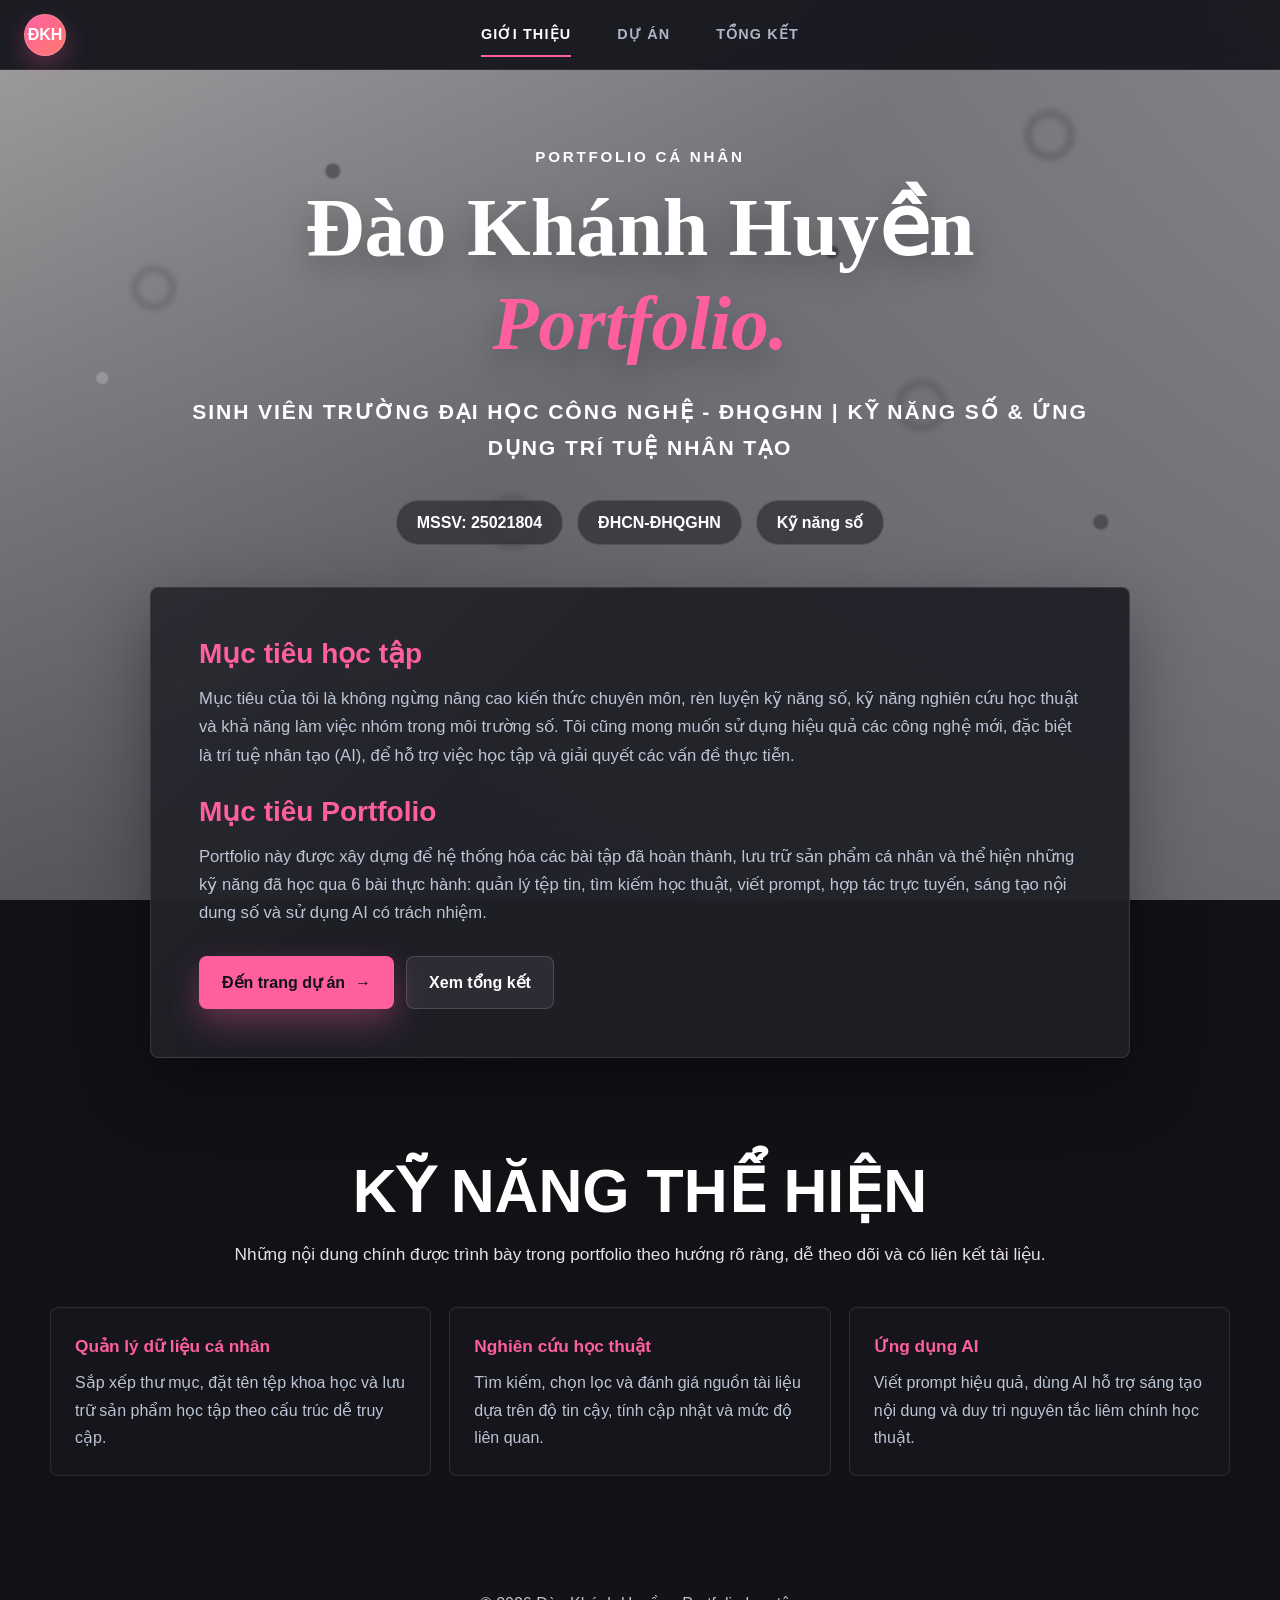
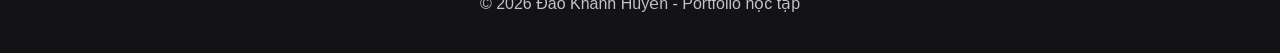
<file: index.html>
<!DOCTYPE html>
<html lang="vi">
  <head>
    <meta charset="UTF-8" />
    <meta name="viewport" content="width=device-width, initial-scale=1.0" />
    <title>Đào Khánh Huyền | Portfolio</title>
    <link rel="stylesheet" href="assets/styles.css" />
  </head>
  <body>
    <nav class="site-nav" aria-label="Điều hướng chính">
      <a class="brand" href="index.html" aria-label="Trang giới thiệu">ĐKH</a>
      <button class="nav-toggle" type="button" aria-label="Mở menu" aria-expanded="false">☰</button>
      <div class="nav-links">
        <a class="active" href="index.html">Giới thiệu</a>
        <a href="projects.html">Dự án</a>
        <a href="summary.html">Tổng kết</a>
      </div>
    </nav>

    <header class="hero page-shell">
      <p class="eyebrow">Portfolio cá nhân</p>
      <h1>Đào Khánh Huyền <span class="script">Portfolio.</span></h1>
      <p class="subtitle">Sinh viên Trường Đại học Công nghệ - ĐHQGHN | Kỹ năng số & ứng dụng trí tuệ nhân tạo</p>
      <div class="badges">
        <span class="badge">MSSV: 25021804</span>
        <span class="badge">ĐHCN-ĐHQGHN</span>
        <span class="badge">Kỹ năng số</span>
      </div>

      <div class="hero-card">
        <h2>Mục tiêu học tập</h2>
        <p>
          Mục tiêu của tôi là không ngừng nâng cao kiến thức chuyên môn, rèn luyện kỹ năng số, kỹ năng nghiên cứu học thuật
          và khả năng làm việc nhóm trong môi trường số. Tôi cũng mong muốn sử dụng hiệu quả các công nghệ mới, đặc biệt là
          trí tuệ nhân tạo (AI), để hỗ trợ việc học tập và giải quyết các vấn đề thực tiễn.
        </p>

        <h2>Mục tiêu Portfolio</h2>
        <p>
          Portfolio này được xây dựng để hệ thống hóa các bài tập đã hoàn thành, lưu trữ sản phẩm cá nhân và thể hiện những
          kỹ năng đã học qua 6 bài thực hành: quản lý tệp tin, tìm kiếm học thuật, viết prompt, hợp tác trực tuyến, sáng tạo
          nội dung số và sử dụng AI có trách nhiệm.
        </p>

        <div class="cta-row">
          <a class="button" href="projects.html">Đến trang dự án <span aria-hidden="true">→</span></a>
          <a class="button secondary" href="summary.html">Xem tổng kết</a>
        </div>
      </div>
    </header>

    <main>
      <section class="section page-shell">
        <div class="section-header">
          <h2>Kỹ năng thể hiện</h2>
          <p>Những nội dung chính được trình bày trong portfolio theo hướng rõ ràng, dễ theo dõi và có liên kết tài liệu.</p>
        </div>
        <div class="skill-grid">
          <article class="skill-tile">
            <strong>Quản lý dữ liệu cá nhân</strong>
            <p>Sắp xếp thư mục, đặt tên tệp khoa học và lưu trữ sản phẩm học tập theo cấu trúc dễ truy cập.</p>
          </article>
          <article class="skill-tile">
            <strong>Nghiên cứu học thuật</strong>
            <p>Tìm kiếm, chọn lọc và đánh giá nguồn tài liệu dựa trên độ tin cậy, tính cập nhật và mức độ liên quan.</p>
          </article>
          <article class="skill-tile">
            <strong>Ứng dụng AI</strong>
            <p>Viết prompt hiệu quả, dùng AI hỗ trợ sáng tạo nội dung và duy trì nguyên tắc liêm chính học thuật.</p>
          </article>
        </div>
      </section>
    </main>

    <p class="footer-note">© 2026 Đào Khánh Huyền - Portfolio học tập</p>
    <script src="assets/script.js"></script>
  </body>
</html>
</file>
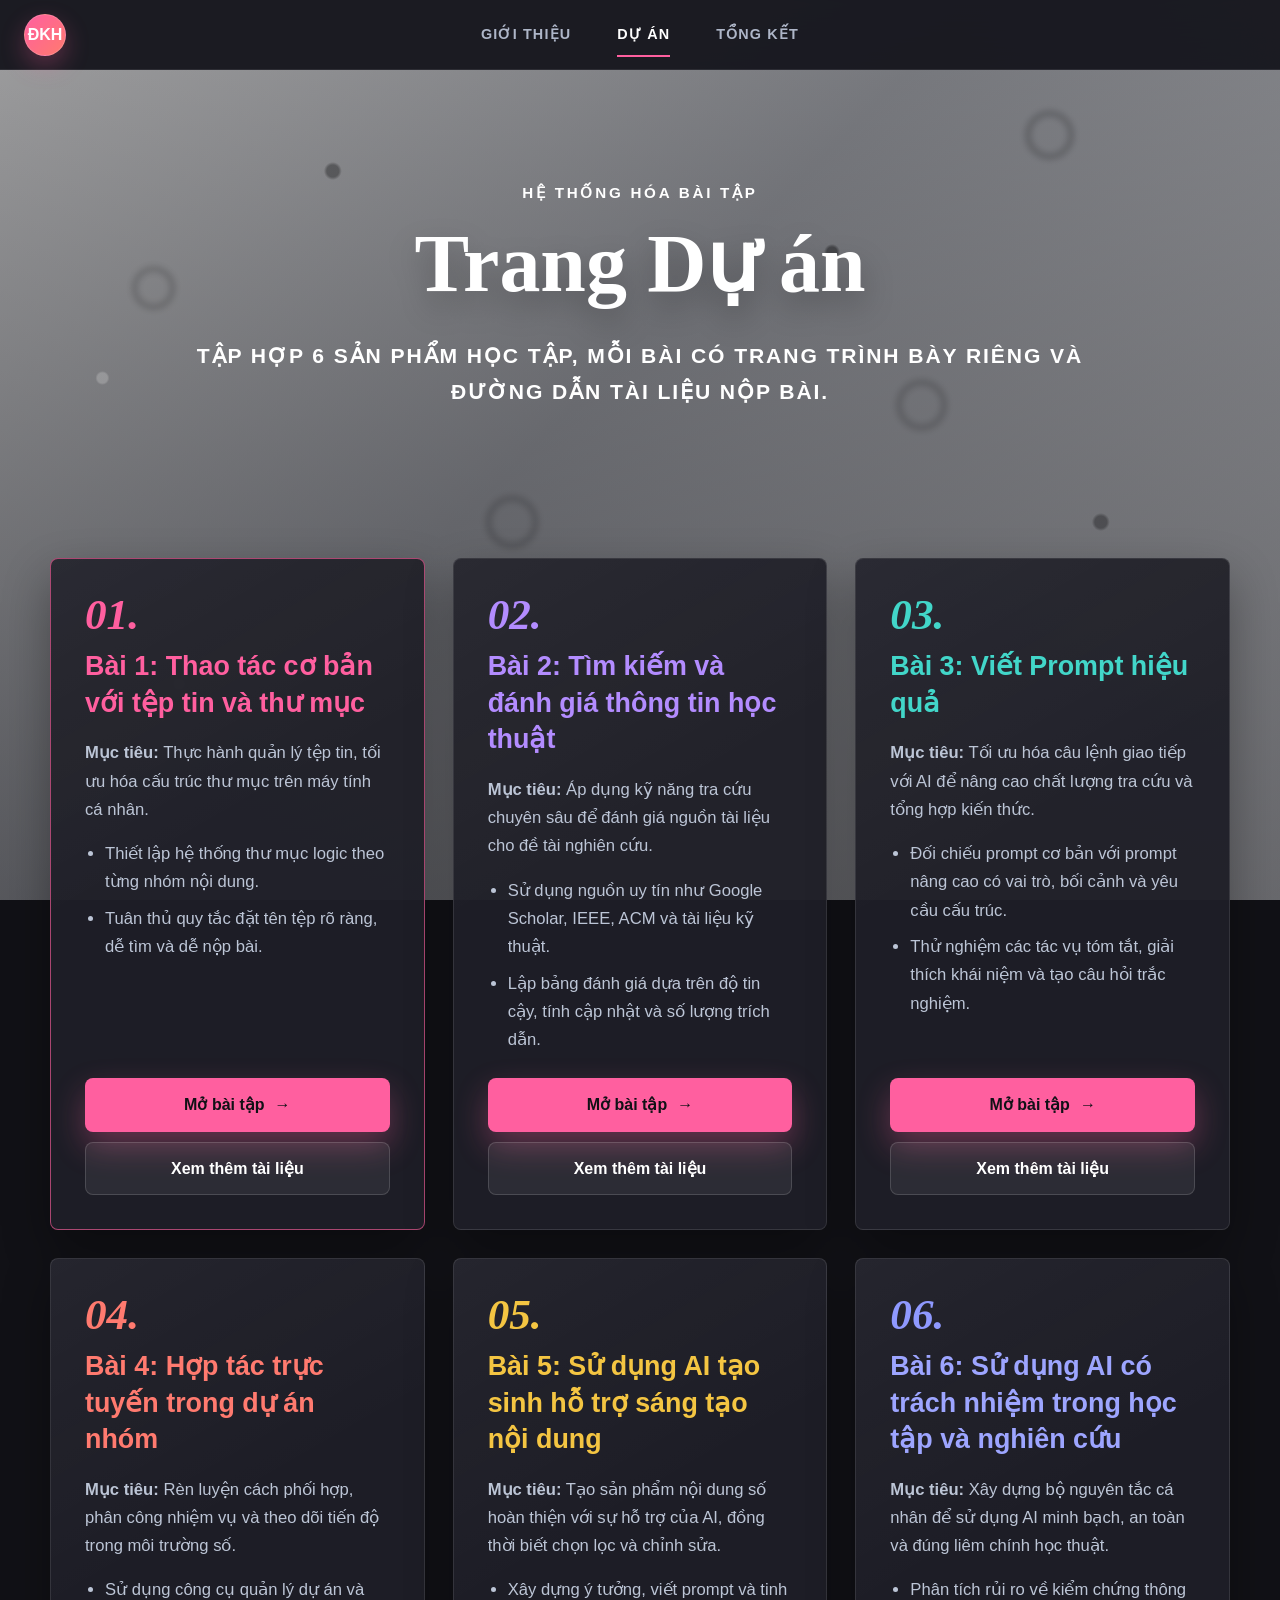
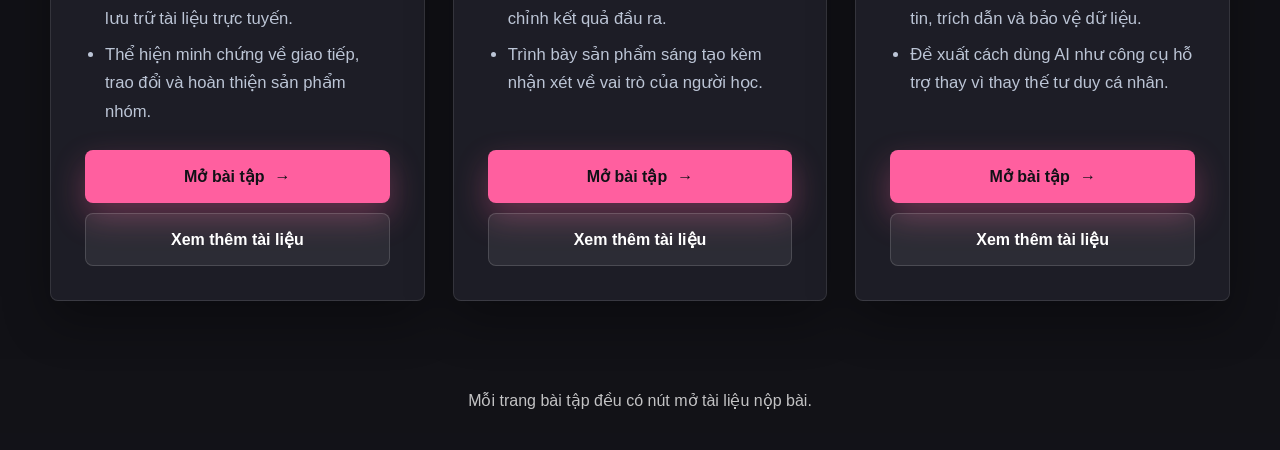
<file: projects.html>
<!DOCTYPE html>
<html lang="vi">
  <head>
    <meta charset="UTF-8" />
    <meta name="viewport" content="width=device-width, initial-scale=1.0" />
    <title>Dự án | Đào Khánh Huyền</title>
    <link rel="stylesheet" href="assets/styles.css" />
  </head>
  <body>
    <nav class="site-nav" aria-label="Điều hướng chính">
      <a class="brand" href="index.html" aria-label="Trang giới thiệu">ĐKH</a>
      <button class="nav-toggle" type="button" aria-label="Mở menu" aria-expanded="false">☰</button>
      <div class="nav-links">
        <a href="index.html">Giới thiệu</a>
        <a class="active" href="projects.html">Dự án</a>
        <a href="summary.html">Tổng kết</a>
      </div>
    </nav>

    <header class="hero compact page-shell">
      <p class="eyebrow">Hệ thống hóa bài tập</p>
      <h1 class="page-title">Trang Dự án</h1>
      <p class="subtitle">Tập hợp 6 sản phẩm học tập, mỗi bài có trang trình bày riêng và đường dẫn tài liệu nộp bài.</p>
    </header>

    <main class="section page-shell">
      <div class="project-grid">
        <article class="project-card">
          <div>
            <span class="number">01.</span>
            <h2>Bài 1: Thao tác cơ bản với tệp tin và thư mục</h2>
            <p><strong>Mục tiêu:</strong> Thực hành quản lý tệp tin, tối ưu hóa cấu trúc thư mục trên máy tính cá nhân.</p>
            <ul>
              <li>Thiết lập hệ thống thư mục logic theo từng nhóm nội dung.</li>
              <li>Tuân thủ quy tắc đặt tên tệp rõ ràng, dễ tìm và dễ nộp bài.</li>
            </ul>
          </div>
          <div class="card-action">
            <a class="button" href="assignments/bai-1.html">Mở bài tập <span aria-hidden="true">→</span></a>
            <a class="button secondary" href="https://docs.google.com/document/d/1MjOAbmlNB0-4RO-rgjYv5rE2F9lvvDWo/edit?usp=sharing&amp;ouid=102903290888469062485&amp;rtpof=true&amp;sd=true" target="_blank" rel="noopener noreferrer">Xem thêm tài liệu</a>
          </div>
        </article>

        <article class="project-card">
          <div>
            <span class="number">02.</span>
            <h2>Bài 2: Tìm kiếm và đánh giá thông tin học thuật</h2>
            <p><strong>Mục tiêu:</strong> Áp dụng kỹ năng tra cứu chuyên sâu để đánh giá nguồn tài liệu cho đề tài nghiên cứu.</p>
            <ul>
              <li>Sử dụng nguồn uy tín như Google Scholar, IEEE, ACM và tài liệu kỹ thuật.</li>
              <li>Lập bảng đánh giá dựa trên độ tin cậy, tính cập nhật và số lượng trích dẫn.</li>
            </ul>
          </div>
          <div class="card-action">
            <a class="button" href="assignments/bai-2.html">Mở bài tập <span aria-hidden="true">→</span></a>
            <a class="button secondary" href="https://docs.google.com/document/d/19W9mA_ZvaQXZY4xVODpZvbNXpV_R2LPE/edit" target="_blank" rel="noopener noreferrer">Xem thêm tài liệu</a>
          </div>
        </article>

        <article class="project-card">
          <div>
            <span class="number">03.</span>
            <h2>Bài 3: Viết Prompt hiệu quả</h2>
            <p><strong>Mục tiêu:</strong> Tối ưu hóa câu lệnh giao tiếp với AI để nâng cao chất lượng tra cứu và tổng hợp kiến thức.</p>
            <ul>
              <li>Đối chiếu prompt cơ bản với prompt nâng cao có vai trò, bối cảnh và yêu cầu cấu trúc.</li>
              <li>Thử nghiệm các tác vụ tóm tắt, giải thích khái niệm và tạo câu hỏi trắc nghiệm.</li>
            </ul>
          </div>
          <div class="card-action">
            <a class="button" href="assignments/bai-3.html">Mở bài tập <span aria-hidden="true">→</span></a>
            <a class="button secondary" href="https://docs.google.com/document/d/1Xz3Qn-mzqnoOQ8U_IiEOSWDjV_zcJrMR/edit" target="_blank" rel="noopener noreferrer">Xem thêm tài liệu</a>
          </div>
        </article>

        <article class="project-card">
          <div>
            <span class="number">04.</span>
            <h2>Bài 4: Hợp tác trực tuyến trong dự án nhóm</h2>
            <p><strong>Mục tiêu:</strong> Rèn luyện cách phối hợp, phân công nhiệm vụ và theo dõi tiến độ trong môi trường số.</p>
            <ul>
              <li>Sử dụng công cụ quản lý dự án và lưu trữ tài liệu trực tuyến.</li>
              <li>Thể hiện minh chứng về giao tiếp, trao đổi và hoàn thiện sản phẩm nhóm.</li>
            </ul>
          </div>
          <div class="card-action">
            <a class="button" href="assignments/bai-4.html">Mở bài tập <span aria-hidden="true">→</span></a>
            <a class="button secondary" href="https://docs.google.com/document/d/1vrLMXkYNmKxgUvjidBJKxg2Ee8q3ZFh_/edit" target="_blank" rel="noopener noreferrer">Xem thêm tài liệu</a>
          </div>
        </article>

        <article class="project-card">
          <div>
            <span class="number">05.</span>
            <h2>Bài 5: Sử dụng AI tạo sinh hỗ trợ sáng tạo nội dung</h2>
            <p><strong>Mục tiêu:</strong> Tạo sản phẩm nội dung số hoàn thiện với sự hỗ trợ của AI, đồng thời biết chọn lọc và chỉnh sửa.</p>
            <ul>
              <li>Xây dựng ý tưởng, viết prompt và tinh chỉnh kết quả đầu ra.</li>
              <li>Trình bày sản phẩm sáng tạo kèm nhận xét về vai trò của người học.</li>
            </ul>
          </div>
          <div class="card-action">
            <a class="button" href="assignments/bai-5.html">Mở bài tập <span aria-hidden="true">→</span></a>
            <a class="button secondary" href="https://docs.google.com/document/d/1HiPX3F-uKHyMEGHNmYIS3_Nr28rB8VAu/edit" target="_blank" rel="noopener noreferrer">Xem thêm tài liệu</a>
          </div>
        </article>

        <article class="project-card">
          <div>
            <span class="number">06.</span>
            <h2>Bài 6: Sử dụng AI có trách nhiệm trong học tập và nghiên cứu</h2>
            <p><strong>Mục tiêu:</strong> Xây dựng bộ nguyên tắc cá nhân để sử dụng AI minh bạch, an toàn và đúng liêm chính học thuật.</p>
            <ul>
              <li>Phân tích rủi ro về kiểm chứng thông tin, trích dẫn và bảo vệ dữ liệu.</li>
              <li>Đề xuất cách dùng AI như công cụ hỗ trợ thay vì thay thế tư duy cá nhân.</li>
            </ul>
          </div>
          <div class="card-action">
            <a class="button" href="assignments/bai-6.html">Mở bài tập <span aria-hidden="true">→</span></a>
            <a class="button secondary" href="https://docs.google.com/document/d/14ZSPfIS8LbEd4lvr3RTZJY0Mkbx_RP2m/edit" target="_blank" rel="noopener noreferrer">Xem thêm tài liệu</a>
          </div>
        </article>
      </div>
    </main>

    <p class="footer-note">Mỗi trang bài tập đều có nút mở tài liệu nộp bài.</p>
    <script src="assets/script.js"></script>
  </body>
</html>
</file>
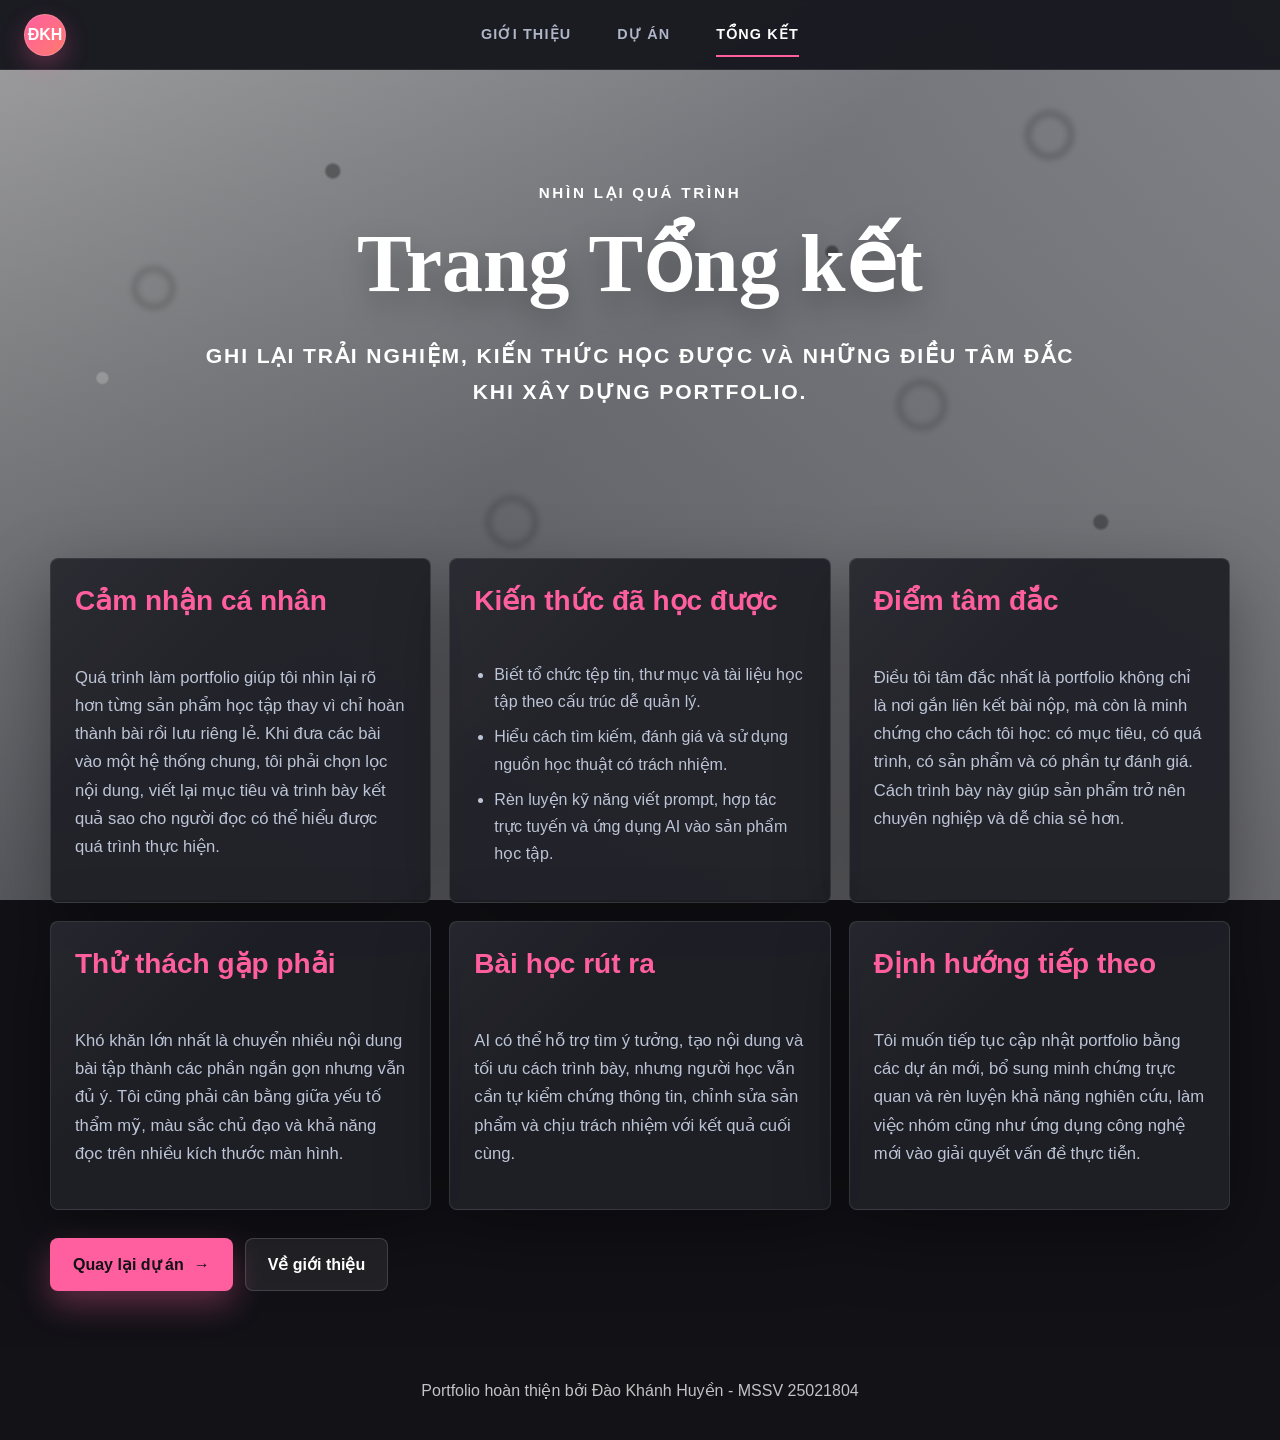
<file: summary.html>
<!DOCTYPE html>
<html lang="vi">
  <head>
    <meta charset="UTF-8" />
    <meta name="viewport" content="width=device-width, initial-scale=1.0" />
    <title>Tổng kết | Đào Khánh Huyền</title>
    <link rel="stylesheet" href="assets/styles.css" />
  </head>
  <body>
    <nav class="site-nav" aria-label="Điều hướng chính">
      <a class="brand" href="index.html" aria-label="Trang giới thiệu">ĐKH</a>
      <button class="nav-toggle" type="button" aria-label="Mở menu" aria-expanded="false">☰</button>
      <div class="nav-links">
        <a href="index.html">Giới thiệu</a>
        <a href="projects.html">Dự án</a>
        <a class="active" href="summary.html">Tổng kết</a>
      </div>
    </nav>

    <header class="hero compact page-shell">
      <p class="eyebrow">Nhìn lại quá trình</p>
      <h1 class="page-title">Trang Tổng kết</h1>
      <p class="subtitle">Ghi lại trải nghiệm, kiến thức học được và những điều tâm đắc khi xây dựng portfolio.</p>
    </header>

    <main class="section page-shell">
      <div class="summary-grid">
        <article class="summary-card">
          <h2>Cảm nhận cá nhân</h2>
          <p>
            Quá trình làm portfolio giúp tôi nhìn lại rõ hơn từng sản phẩm học tập thay vì chỉ hoàn thành bài rồi lưu riêng lẻ.
            Khi đưa các bài vào một hệ thống chung, tôi phải chọn lọc nội dung, viết lại mục tiêu và trình bày kết quả sao cho
            người đọc có thể hiểu được quá trình thực hiện.
          </p>
        </article>

        <article class="summary-card">
          <h2>Kiến thức đã học được</h2>
          <ul>
            <li>Biết tổ chức tệp tin, thư mục và tài liệu học tập theo cấu trúc dễ quản lý.</li>
            <li>Hiểu cách tìm kiếm, đánh giá và sử dụng nguồn học thuật có trách nhiệm.</li>
            <li>Rèn luyện kỹ năng viết prompt, hợp tác trực tuyến và ứng dụng AI vào sản phẩm học tập.</li>
          </ul>
        </article>

        <article class="summary-card">
          <h2>Điểm tâm đắc</h2>
          <p>
            Điều tôi tâm đắc nhất là portfolio không chỉ là nơi gắn liên kết bài nộp, mà còn là minh chứng cho cách tôi học:
            có mục tiêu, có quá trình, có sản phẩm và có phần tự đánh giá. Cách trình bày này giúp sản phẩm trở nên chuyên
            nghiệp và dễ chia sẻ hơn.
          </p>
        </article>

        <article class="summary-card">
          <h2>Thử thách gặp phải</h2>
          <p>
            Khó khăn lớn nhất là chuyển nhiều nội dung bài tập thành các phần ngắn gọn nhưng vẫn đủ ý. Tôi cũng phải cân bằng
            giữa yếu tố thẩm mỹ, màu sắc chủ đạo và khả năng đọc trên nhiều kích thước màn hình.
          </p>
        </article>

        <article class="summary-card">
          <h2>Bài học rút ra</h2>
          <p>
            AI có thể hỗ trợ tìm ý tưởng, tạo nội dung và tối ưu cách trình bày, nhưng người học vẫn cần tự kiểm chứng thông
            tin, chỉnh sửa sản phẩm và chịu trách nhiệm với kết quả cuối cùng.
          </p>
        </article>

        <article class="summary-card">
          <h2>Định hướng tiếp theo</h2>
          <p>
            Tôi muốn tiếp tục cập nhật portfolio bằng các dự án mới, bổ sung minh chứng trực quan và rèn luyện khả năng nghiên
            cứu, làm việc nhóm cũng như ứng dụng công nghệ mới vào giải quyết vấn đề thực tiễn.
          </p>
        </article>
      </div>

      <div class="cta-row">
        <a class="button" href="projects.html">Quay lại dự án <span aria-hidden="true">→</span></a>
        <a class="button secondary" href="index.html">Về giới thiệu</a>
      </div>
    </main>

    <p class="footer-note">Portfolio hoàn thiện bởi Đào Khánh Huyền - MSSV 25021804</p>
    <script src="assets/script.js"></script>
  </body>
</html>
</file>
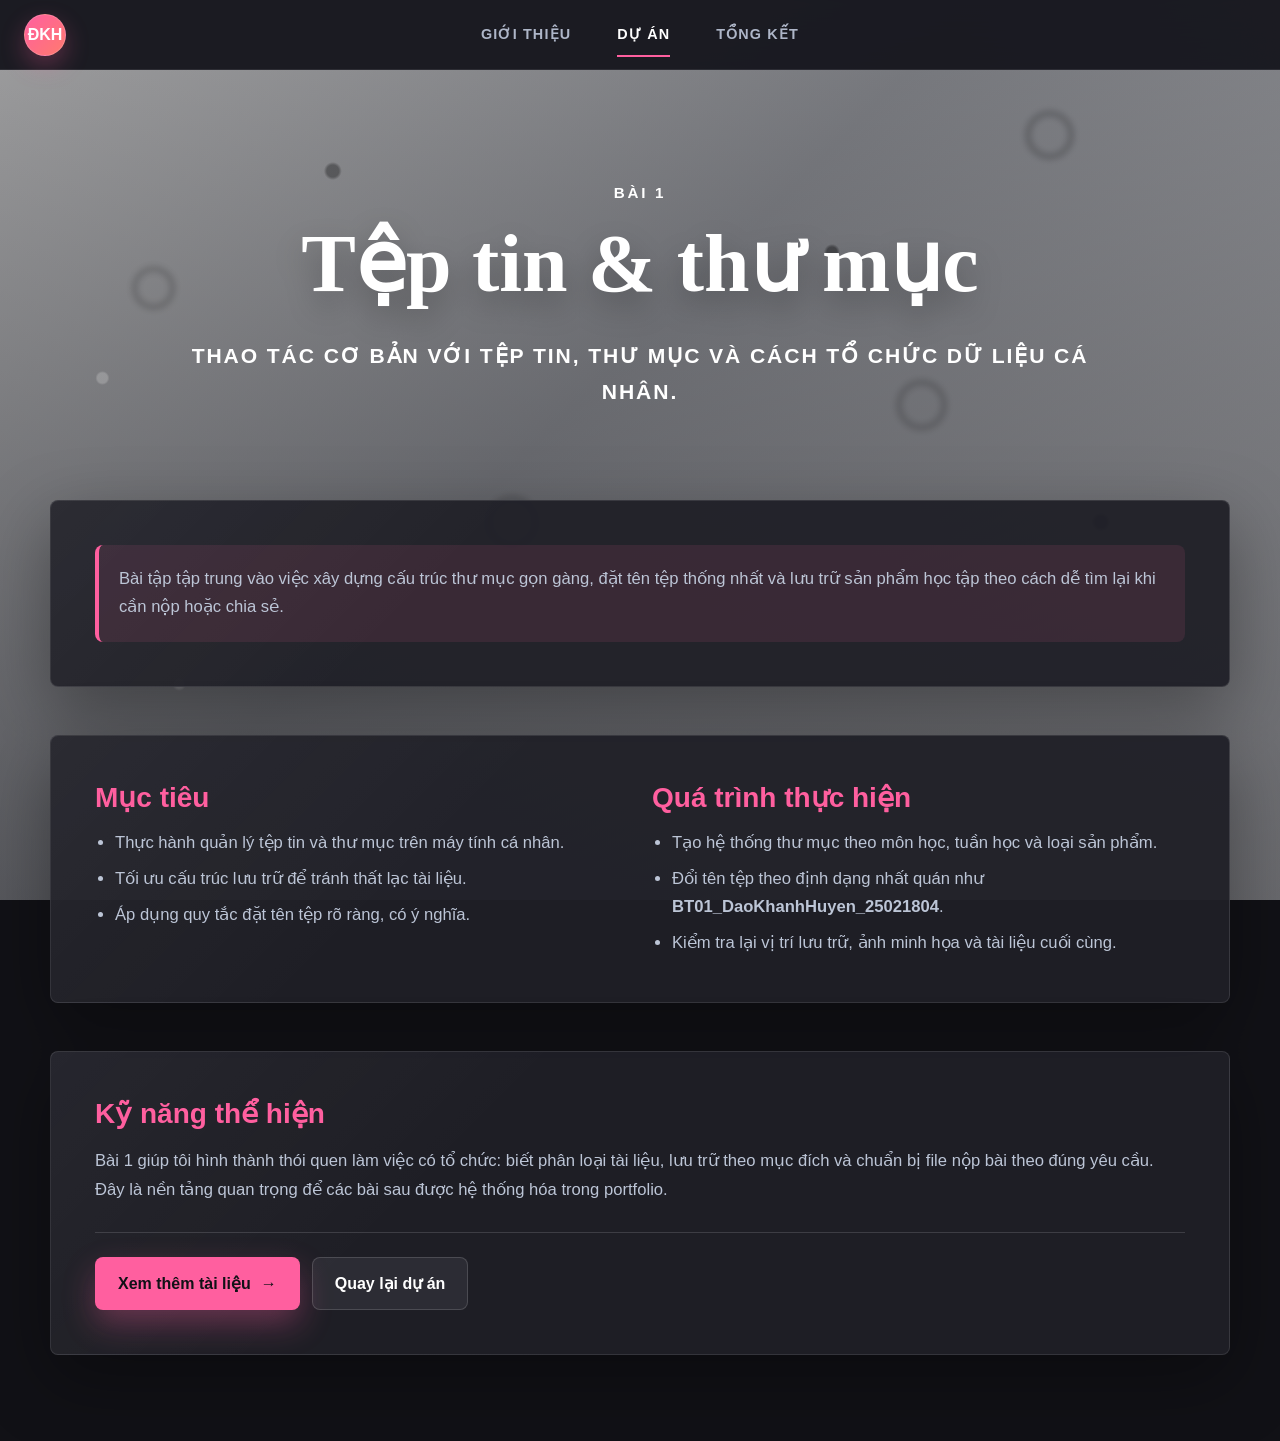
<file: assignments/bai-1.html>
<!DOCTYPE html>
<html lang="vi">
  <head>
    <meta charset="UTF-8" />
    <meta name="viewport" content="width=device-width, initial-scale=1.0" />
    <title>Bài 1 | Portfolio Đào Khánh Huyền</title>
    <link rel="stylesheet" href="../assets/styles.css" />
  </head>
  <body>
    <nav class="site-nav" aria-label="Điều hướng chính">
      <a class="brand" href="../index.html" aria-label="Trang giới thiệu">ĐKH</a>
      <button class="nav-toggle" type="button" aria-label="Mở menu" aria-expanded="false">☰</button>
      <div class="nav-links">
        <a href="../index.html">Giới thiệu</a>
        <a class="active" href="../projects.html">Dự án</a>
        <a href="../summary.html">Tổng kết</a>
      </div>
    </nav>

    <header class="hero compact page-shell">
      <p class="eyebrow">Bài 1</p>
      <h1 class="page-title">Tệp tin & thư mục</h1>
      <p class="subtitle">Thao tác cơ bản với tệp tin, thư mục và cách tổ chức dữ liệu cá nhân.</p>
    </header>

    <main class="detail-layout page-shell">
      <section class="paper-panel">
        <div class="callout">
          <p>
            Bài tập tập trung vào việc xây dựng cấu trúc thư mục gọn gàng, đặt tên tệp thống nhất và lưu trữ sản phẩm học tập
            theo cách dễ tìm lại khi cần nộp hoặc chia sẻ.
          </p>
        </div>
      </section>

      <section class="paper-panel">
        <div class="detail-grid">
          <div>
            <h2>Mục tiêu</h2>
            <ul class="detail-list">
              <li>Thực hành quản lý tệp tin và thư mục trên máy tính cá nhân.</li>
              <li>Tối ưu cấu trúc lưu trữ để tránh thất lạc tài liệu.</li>
              <li>Áp dụng quy tắc đặt tên tệp rõ ràng, có ý nghĩa.</li>
            </ul>
          </div>
          <div>
            <h2>Quá trình thực hiện</h2>
            <ul class="detail-list">
              <li>Tạo hệ thống thư mục theo môn học, tuần học và loại sản phẩm.</li>
              <li>Đổi tên tệp theo định dạng nhất quán như <strong>BT01_DaoKhanhHuyen_25021804</strong>.</li>
              <li>Kiểm tra lại vị trí lưu trữ, ảnh minh họa và tài liệu cuối cùng.</li>
            </ul>
          </div>
        </div>
      </section>

      <section class="paper-panel">
        <h2>Kỹ năng thể hiện</h2>
        <p>
          Bài 1 giúp tôi hình thành thói quen làm việc có tổ chức: biết phân loại tài liệu, lưu trữ theo mục đích và chuẩn bị
          file nộp bài theo đúng yêu cầu. Đây là nền tảng quan trọng để các bài sau được hệ thống hóa trong portfolio.
        </p>
        <div class="resource-actions">
          <a class="button" href="https://docs.google.com/document/d/1MjOAbmlNB0-4RO-rgjYv5rE2F9lvvDWo/edit?usp=sharing&amp;ouid=102903290888469062485&amp;rtpof=true&amp;sd=true" target="_blank" rel="noopener noreferrer">Xem thêm tài liệu <span aria-hidden="true">→</span></a>
          <a class="button secondary" href="../projects.html">Quay lại dự án</a>
        </div>
      </section>
    </main>

    <script src="../assets/script.js"></script>
  </body>
</html>
</file>
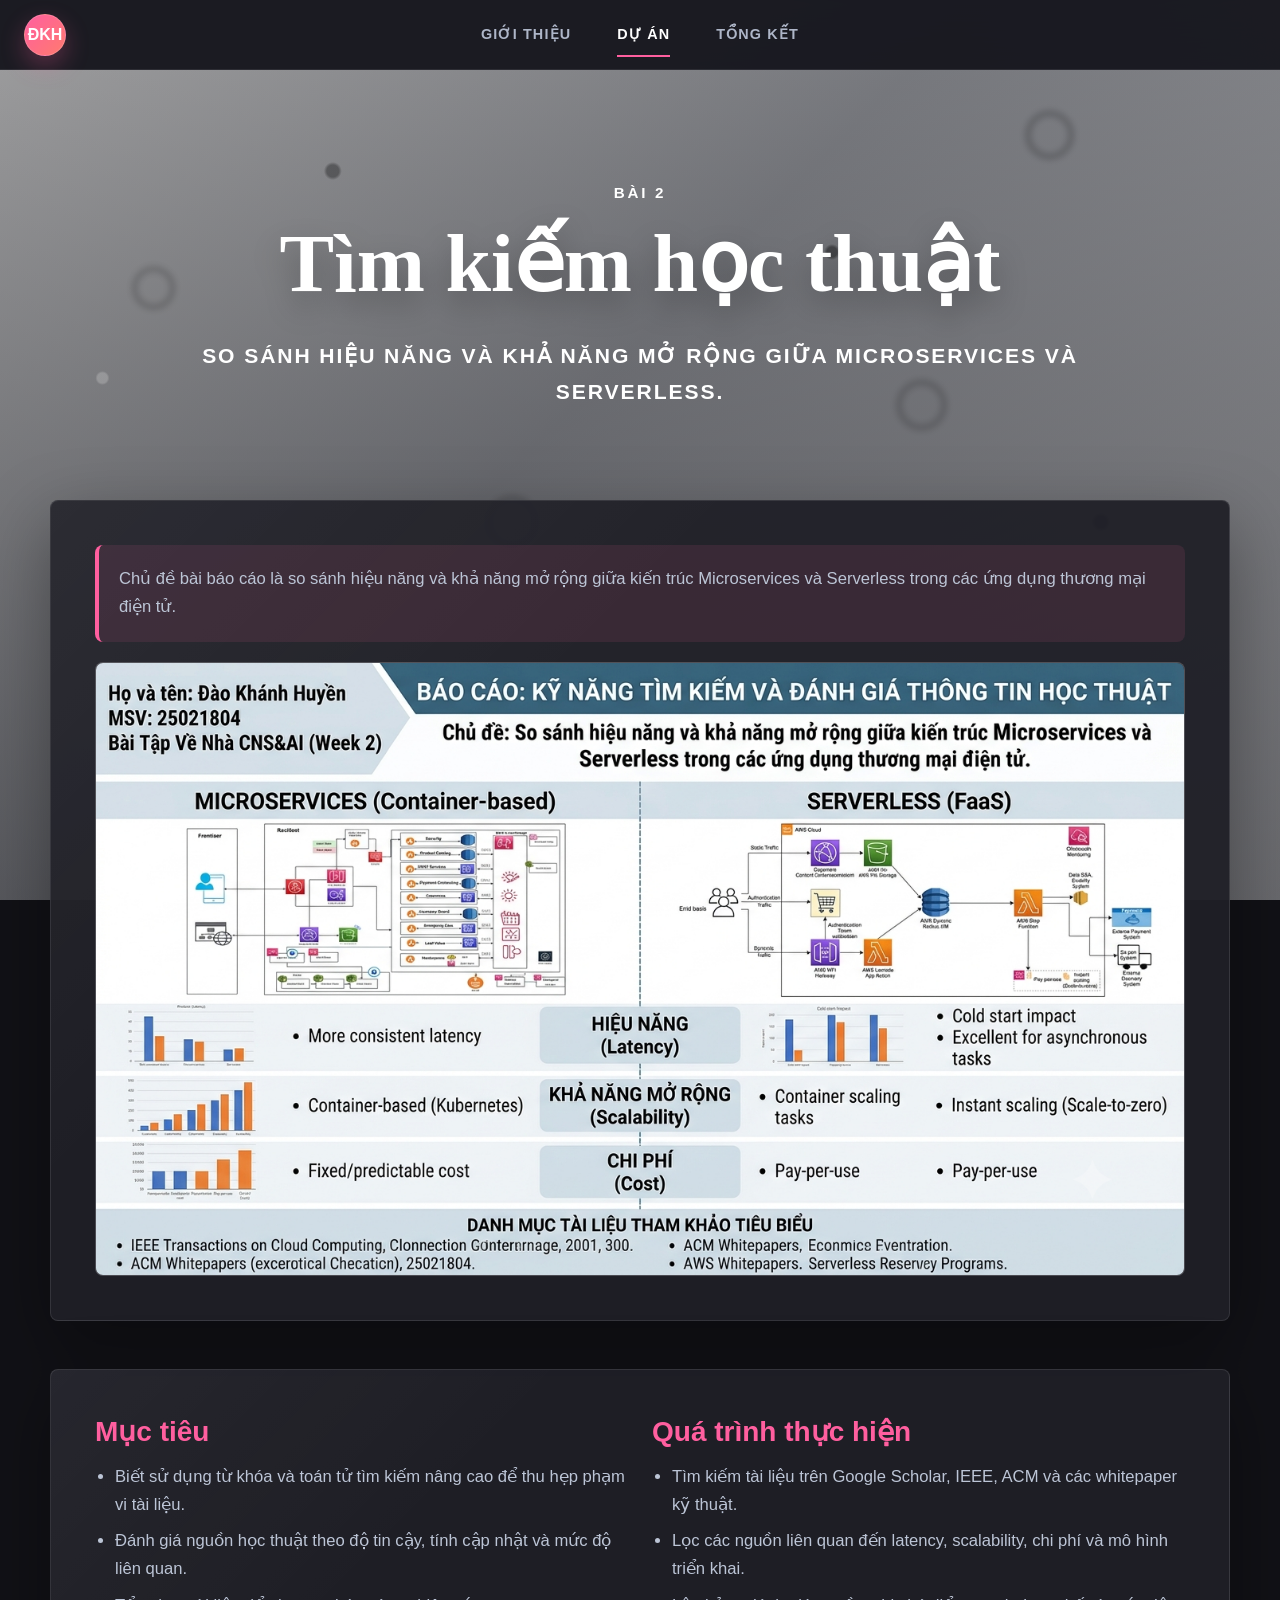
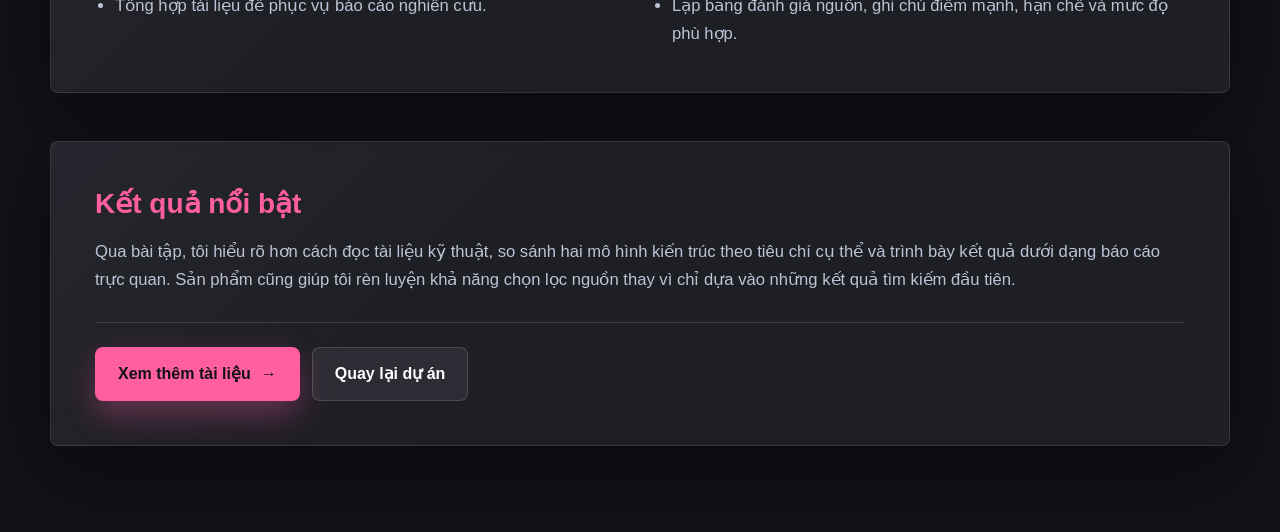
<file: assignments/bai-2.html>
<!DOCTYPE html>
<html lang="vi">
  <head>
    <meta charset="UTF-8" />
    <meta name="viewport" content="width=device-width, initial-scale=1.0" />
    <title>Bài 2 | Portfolio Đào Khánh Huyền</title>
    <link rel="stylesheet" href="../assets/styles.css" />
  </head>
  <body>
    <nav class="site-nav" aria-label="Điều hướng chính">
      <a class="brand" href="../index.html" aria-label="Trang giới thiệu">ĐKH</a>
      <button class="nav-toggle" type="button" aria-label="Mở menu" aria-expanded="false">☰</button>
      <div class="nav-links">
        <a href="../index.html">Giới thiệu</a>
        <a class="active" href="../projects.html">Dự án</a>
        <a href="../summary.html">Tổng kết</a>
      </div>
    </nav>

    <header class="hero compact page-shell">
      <p class="eyebrow">Bài 2</p>
      <h1 class="page-title">Tìm kiếm học thuật</h1>
      <p class="subtitle">So sánh hiệu năng và khả năng mở rộng giữa Microservices và Serverless.</p>
    </header>

    <main class="detail-layout page-shell">
      <section class="paper-panel">
        <div class="callout">
          <p>
            Chủ đề bài báo cáo là so sánh hiệu năng và khả năng mở rộng giữa kiến trúc Microservices và Serverless trong các
            ứng dụng thương mại điện tử.
          </p>
        </div>
        <div class="visual-frame">
          <img src="../assets/bai2-minh-hoa.png" alt="Minh họa báo cáo so sánh Microservices và Serverless" />
        </div>
      </section>

      <section class="paper-panel">
        <div class="detail-grid">
          <div>
            <h2>Mục tiêu</h2>
            <ul class="detail-list">
              <li>Biết sử dụng từ khóa và toán tử tìm kiếm nâng cao để thu hẹp phạm vi tài liệu.</li>
              <li>Đánh giá nguồn học thuật theo độ tin cậy, tính cập nhật và mức độ liên quan.</li>
              <li>Tổng hợp tài liệu để phục vụ báo cáo nghiên cứu.</li>
            </ul>
          </div>
          <div>
            <h2>Quá trình thực hiện</h2>
            <ul class="detail-list">
              <li>Tìm kiếm tài liệu trên Google Scholar, IEEE, ACM và các whitepaper kỹ thuật.</li>
              <li>Lọc các nguồn liên quan đến latency, scalability, chi phí và mô hình triển khai.</li>
              <li>Lập bảng đánh giá nguồn, ghi chú điểm mạnh, hạn chế và mức độ phù hợp.</li>
            </ul>
          </div>
        </div>
      </section>

      <section class="paper-panel">
        <h2>Kết quả nổi bật</h2>
        <p>
          Qua bài tập, tôi hiểu rõ hơn cách đọc tài liệu kỹ thuật, so sánh hai mô hình kiến trúc theo tiêu chí cụ thể và trình
          bày kết quả dưới dạng báo cáo trực quan. Sản phẩm cũng giúp tôi rèn luyện khả năng chọn lọc nguồn thay vì chỉ dựa vào
          những kết quả tìm kiếm đầu tiên.
        </p>
        <div class="resource-actions">
          <a class="button" href="https://docs.google.com/document/d/19W9mAZvaQXZY4xVODpZvbNXpVR2LPE/edit?usp=sharing&amp;ouid=102903290888469062485&amp;rtpof=true&amp;sd=true" target="_blank" rel="noopener noreferrer">Xem thêm tài liệu <span aria-hidden="true">→</span></a>
          <a class="button secondary" href="../projects.html">Quay lại dự án</a>
        </div>
      </section>
    </main>

    <script src="../assets/script.js"></script>
  </body>
</html>
</file>
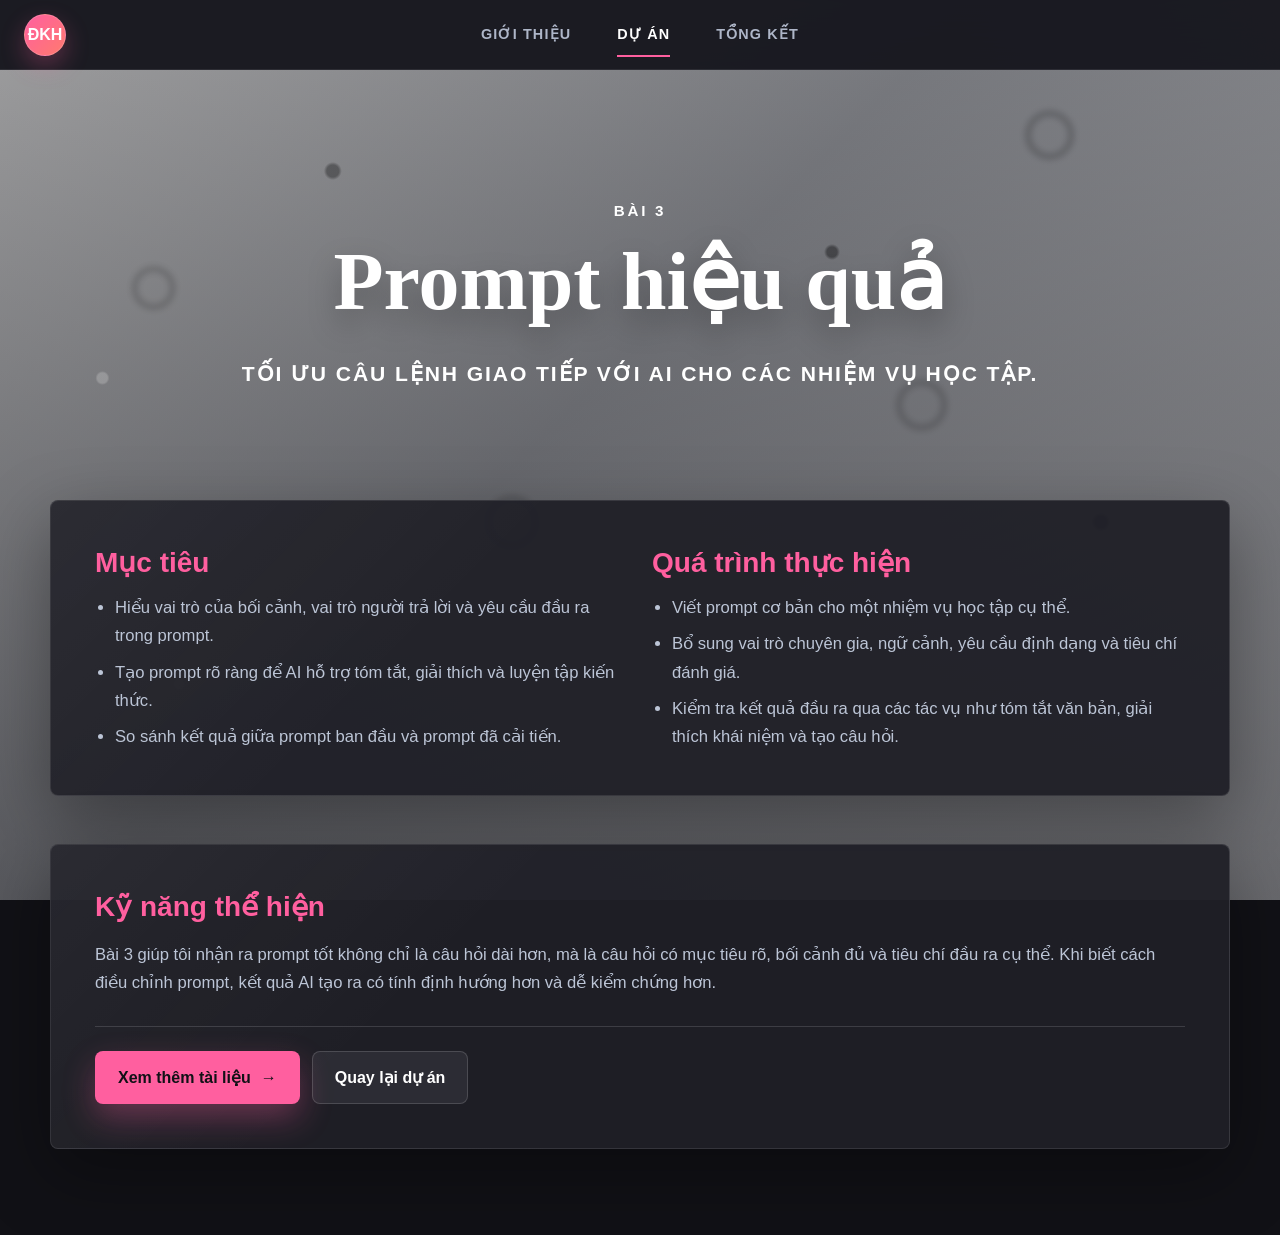
<file: assignments/bai-3.html>
<!DOCTYPE html>
<html lang="vi">
  <head>
    <meta charset="UTF-8" />
    <meta name="viewport" content="width=device-width, initial-scale=1.0" />
    <title>Bài 3 | Portfolio Đào Khánh Huyền</title>
    <link rel="stylesheet" href="../assets/styles.css" />
  </head>
  <body>
    <nav class="site-nav" aria-label="Điều hướng chính">
      <a class="brand" href="../index.html" aria-label="Trang giới thiệu">ĐKH</a>
      <button class="nav-toggle" type="button" aria-label="Mở menu" aria-expanded="false">☰</button>
      <div class="nav-links">
        <a href="../index.html">Giới thiệu</a>
        <a class="active" href="../projects.html">Dự án</a>
        <a href="../summary.html">Tổng kết</a>
      </div>
    </nav>

    <header class="hero compact page-shell">
      <p class="eyebrow">Bài 3</p>
      <h1 class="page-title">Prompt hiệu quả</h1>
      <p class="subtitle">Tối ưu câu lệnh giao tiếp với AI cho các nhiệm vụ học tập.</p>
    </header>

    <main class="detail-layout page-shell">
      <section class="paper-panel">
        <div class="detail-grid">
          <div>
            <h2>Mục tiêu</h2>
            <ul class="detail-list">
              <li>Hiểu vai trò của bối cảnh, vai trò người trả lời và yêu cầu đầu ra trong prompt.</li>
              <li>Tạo prompt rõ ràng để AI hỗ trợ tóm tắt, giải thích và luyện tập kiến thức.</li>
              <li>So sánh kết quả giữa prompt ban đầu và prompt đã cải tiến.</li>
            </ul>
          </div>
          <div>
            <h2>Quá trình thực hiện</h2>
            <ul class="detail-list">
              <li>Viết prompt cơ bản cho một nhiệm vụ học tập cụ thể.</li>
              <li>Bổ sung vai trò chuyên gia, ngữ cảnh, yêu cầu định dạng và tiêu chí đánh giá.</li>
              <li>Kiểm tra kết quả đầu ra qua các tác vụ như tóm tắt văn bản, giải thích khái niệm và tạo câu hỏi.</li>
            </ul>
          </div>
        </div>
      </section>

      <section class="paper-panel">
        <h2>Kỹ năng thể hiện</h2>
        <p>
          Bài 3 giúp tôi nhận ra prompt tốt không chỉ là câu hỏi dài hơn, mà là câu hỏi có mục tiêu rõ, bối cảnh đủ và tiêu chí
          đầu ra cụ thể. Khi biết cách điều chỉnh prompt, kết quả AI tạo ra có tính định hướng hơn và dễ kiểm chứng hơn.
        </p>
        <div class="resource-actions">
          <a class="button" href="https://docs.google.com/document/d/1Xz3Qn-mzqnoOQ8UIiEOSWDjVzcJrMR/edit?usp=sharing&amp;ouid=102903290888469062485&amp;rtpof=true&amp;sd=true" target="_blank" rel="noopener noreferrer">Xem thêm tài liệu <span aria-hidden="true">→</span></a>
          <a class="button secondary" href="../projects.html">Quay lại dự án</a>
        </div>
      </section>
    </main>

    <script src="../assets/script.js"></script>
  </body>
</html>
</file>
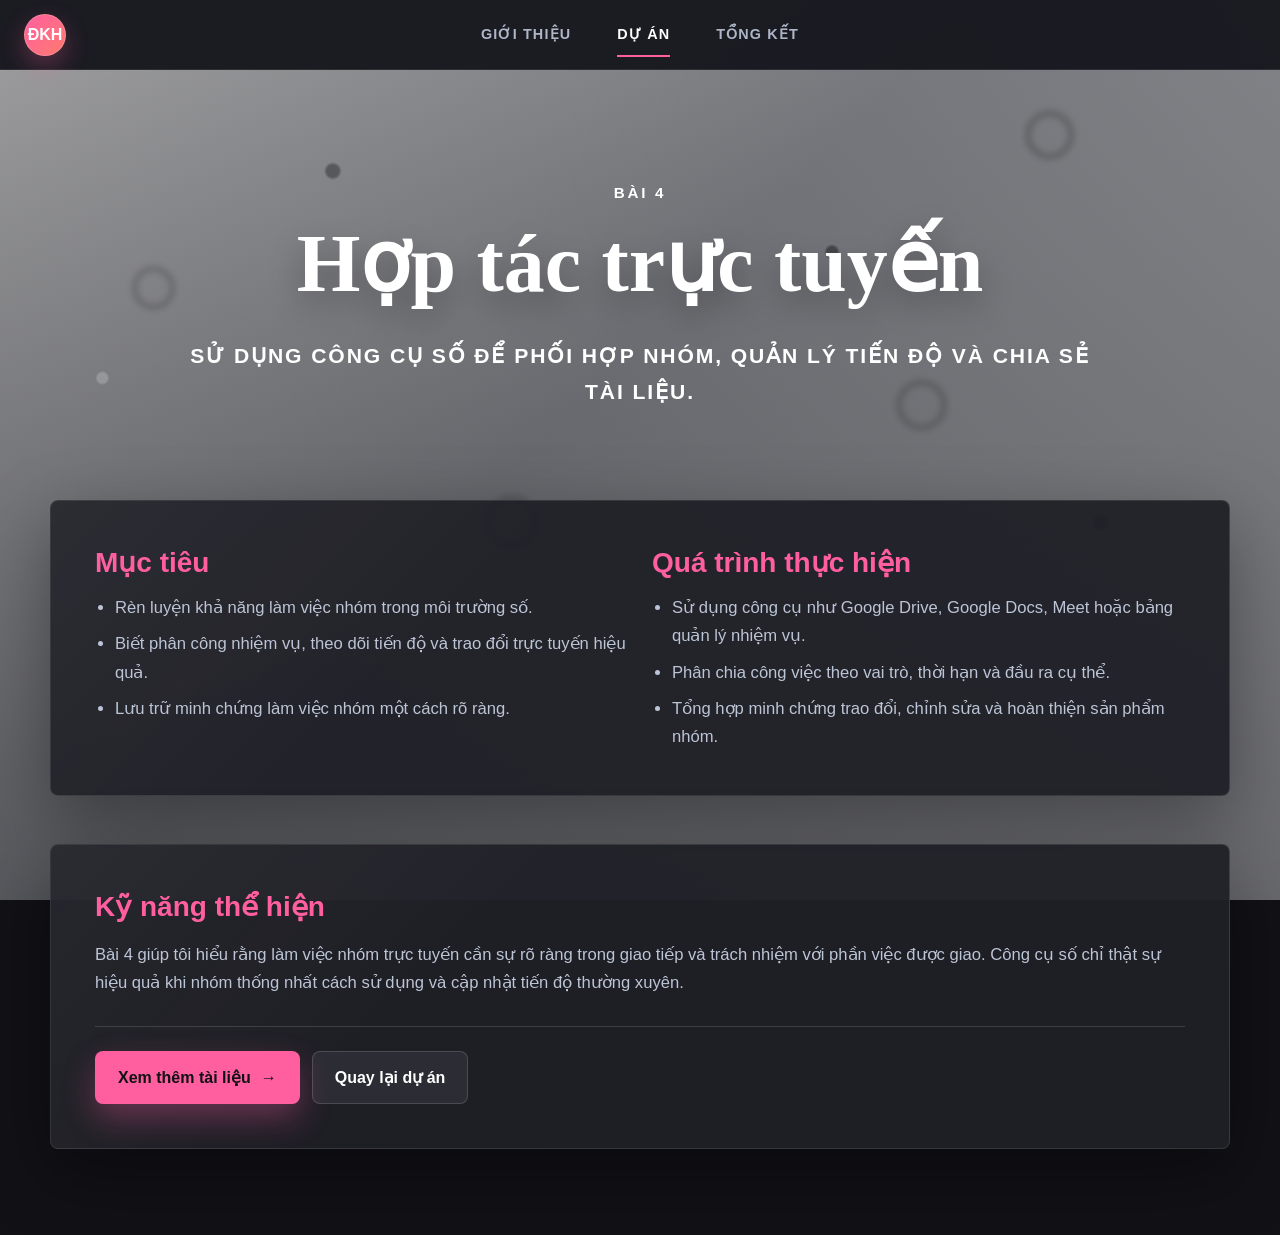
<file: assignments/bai-4.html>
<!DOCTYPE html>
<html lang="vi">
  <head>
    <meta charset="UTF-8" />
    <meta name="viewport" content="width=device-width, initial-scale=1.0" />
    <title>Bài 4 | Portfolio Đào Khánh Huyền</title>
    <link rel="stylesheet" href="../assets/styles.css" />
  </head>
  <body>
    <nav class="site-nav" aria-label="Điều hướng chính">
      <a class="brand" href="../index.html" aria-label="Trang giới thiệu">ĐKH</a>
      <button class="nav-toggle" type="button" aria-label="Mở menu" aria-expanded="false">☰</button>
      <div class="nav-links">
        <a href="../index.html">Giới thiệu</a>
        <a class="active" href="../projects.html">Dự án</a>
        <a href="../summary.html">Tổng kết</a>
      </div>
    </nav>

    <header class="hero compact page-shell">
      <p class="eyebrow">Bài 4</p>
      <h1 class="page-title">Hợp tác trực tuyến</h1>
      <p class="subtitle">Sử dụng công cụ số để phối hợp nhóm, quản lý tiến độ và chia sẻ tài liệu.</p>
    </header>

    <main class="detail-layout page-shell">
      <section class="paper-panel">
        <div class="detail-grid">
          <div>
            <h2>Mục tiêu</h2>
            <ul class="detail-list">
              <li>Rèn luyện khả năng làm việc nhóm trong môi trường số.</li>
              <li>Biết phân công nhiệm vụ, theo dõi tiến độ và trao đổi trực tuyến hiệu quả.</li>
              <li>Lưu trữ minh chứng làm việc nhóm một cách rõ ràng.</li>
            </ul>
          </div>
          <div>
            <h2>Quá trình thực hiện</h2>
            <ul class="detail-list">
              <li>Sử dụng công cụ như Google Drive, Google Docs, Meet hoặc bảng quản lý nhiệm vụ.</li>
              <li>Phân chia công việc theo vai trò, thời hạn và đầu ra cụ thể.</li>
              <li>Tổng hợp minh chứng trao đổi, chỉnh sửa và hoàn thiện sản phẩm nhóm.</li>
            </ul>
          </div>
        </div>
      </section>

      <section class="paper-panel">
        <h2>Kỹ năng thể hiện</h2>
        <p>
          Bài 4 giúp tôi hiểu rằng làm việc nhóm trực tuyến cần sự rõ ràng trong giao tiếp và trách nhiệm với phần việc được
          giao. Công cụ số chỉ thật sự hiệu quả khi nhóm thống nhất cách sử dụng và cập nhật tiến độ thường xuyên.
        </p>
        <div class="resource-actions">
          <a class="button" href="https://docs.google.com/document/d/1vrLMXkYNmKxgUvjidBJKxg2Ee8q3ZFh/edit?usp=sharing&amp;ouid=102903290888469062485&amp;rtpof=true&amp;sd=true" target="_blank" rel="noopener noreferrer">Xem thêm tài liệu <span aria-hidden="true">→</span></a>
          <a class="button secondary" href="../projects.html">Quay lại dự án</a>
        </div>
      </section>
    </main>

    <script src="../assets/script.js"></script>
  </body>
</html>
</file>
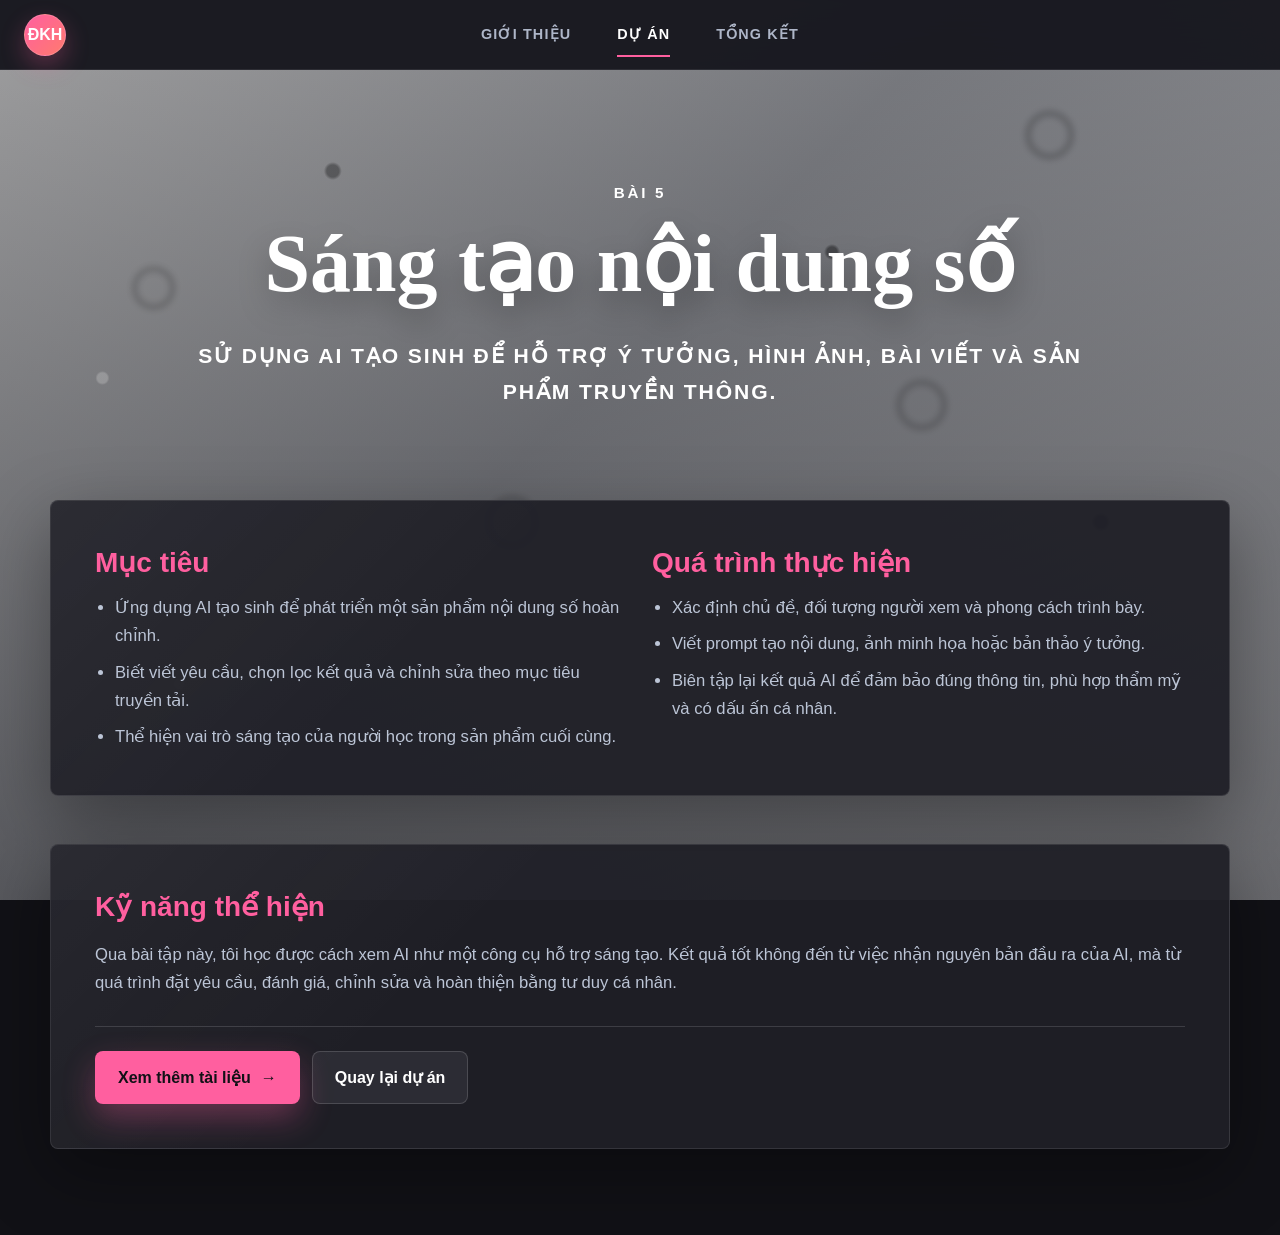
<file: assignments/bai-5.html>
<!DOCTYPE html>
<html lang="vi">
  <head>
    <meta charset="UTF-8" />
    <meta name="viewport" content="width=device-width, initial-scale=1.0" />
    <title>Bài 5 | Portfolio Đào Khánh Huyền</title>
    <link rel="stylesheet" href="../assets/styles.css" />
  </head>
  <body>
    <nav class="site-nav" aria-label="Điều hướng chính">
      <a class="brand" href="../index.html" aria-label="Trang giới thiệu">ĐKH</a>
      <button class="nav-toggle" type="button" aria-label="Mở menu" aria-expanded="false">☰</button>
      <div class="nav-links">
        <a href="../index.html">Giới thiệu</a>
        <a class="active" href="../projects.html">Dự án</a>
        <a href="../summary.html">Tổng kết</a>
      </div>
    </nav>

    <header class="hero compact page-shell">
      <p class="eyebrow">Bài 5</p>
      <h1 class="page-title">Sáng tạo nội dung số</h1>
      <p class="subtitle">Sử dụng AI tạo sinh để hỗ trợ ý tưởng, hình ảnh, bài viết và sản phẩm truyền thông.</p>
    </header>

    <main class="detail-layout page-shell">
      <section class="paper-panel">
        <div class="detail-grid">
          <div>
            <h2>Mục tiêu</h2>
            <ul class="detail-list">
              <li>Ứng dụng AI tạo sinh để phát triển một sản phẩm nội dung số hoàn chỉnh.</li>
              <li>Biết viết yêu cầu, chọn lọc kết quả và chỉnh sửa theo mục tiêu truyền tải.</li>
              <li>Thể hiện vai trò sáng tạo của người học trong sản phẩm cuối cùng.</li>
            </ul>
          </div>
          <div>
            <h2>Quá trình thực hiện</h2>
            <ul class="detail-list">
              <li>Xác định chủ đề, đối tượng người xem và phong cách trình bày.</li>
              <li>Viết prompt tạo nội dung, ảnh minh họa hoặc bản thảo ý tưởng.</li>
              <li>Biên tập lại kết quả AI để đảm bảo đúng thông tin, phù hợp thẩm mỹ và có dấu ấn cá nhân.</li>
            </ul>
          </div>
        </div>
      </section>

      <section class="paper-panel">
        <h2>Kỹ năng thể hiện</h2>
        <p>
          Qua bài tập này, tôi học được cách xem AI như một công cụ hỗ trợ sáng tạo. Kết quả tốt không đến từ việc nhận nguyên
          bản đầu ra của AI, mà từ quá trình đặt yêu cầu, đánh giá, chỉnh sửa và hoàn thiện bằng tư duy cá nhân.
        </p>
        <div class="resource-actions">
          <a class="button" href="https://docs.google.com/document/d/1HiPX3F-uKHyMEGHNmYIS3Nr28rB8VAu/edit?usp=sharing&amp;ouid=102903290888469062485&amp;rtpof=true&amp;sd=true" target="_blank" rel="noopener noreferrer">Xem thêm tài liệu <span aria-hidden="true">→</span></a>
          <a class="button secondary" href="../projects.html">Quay lại dự án</a>
        </div>
      </section>
    </main>

    <script src="../assets/script.js"></script>
  </body>
</html>
</file>
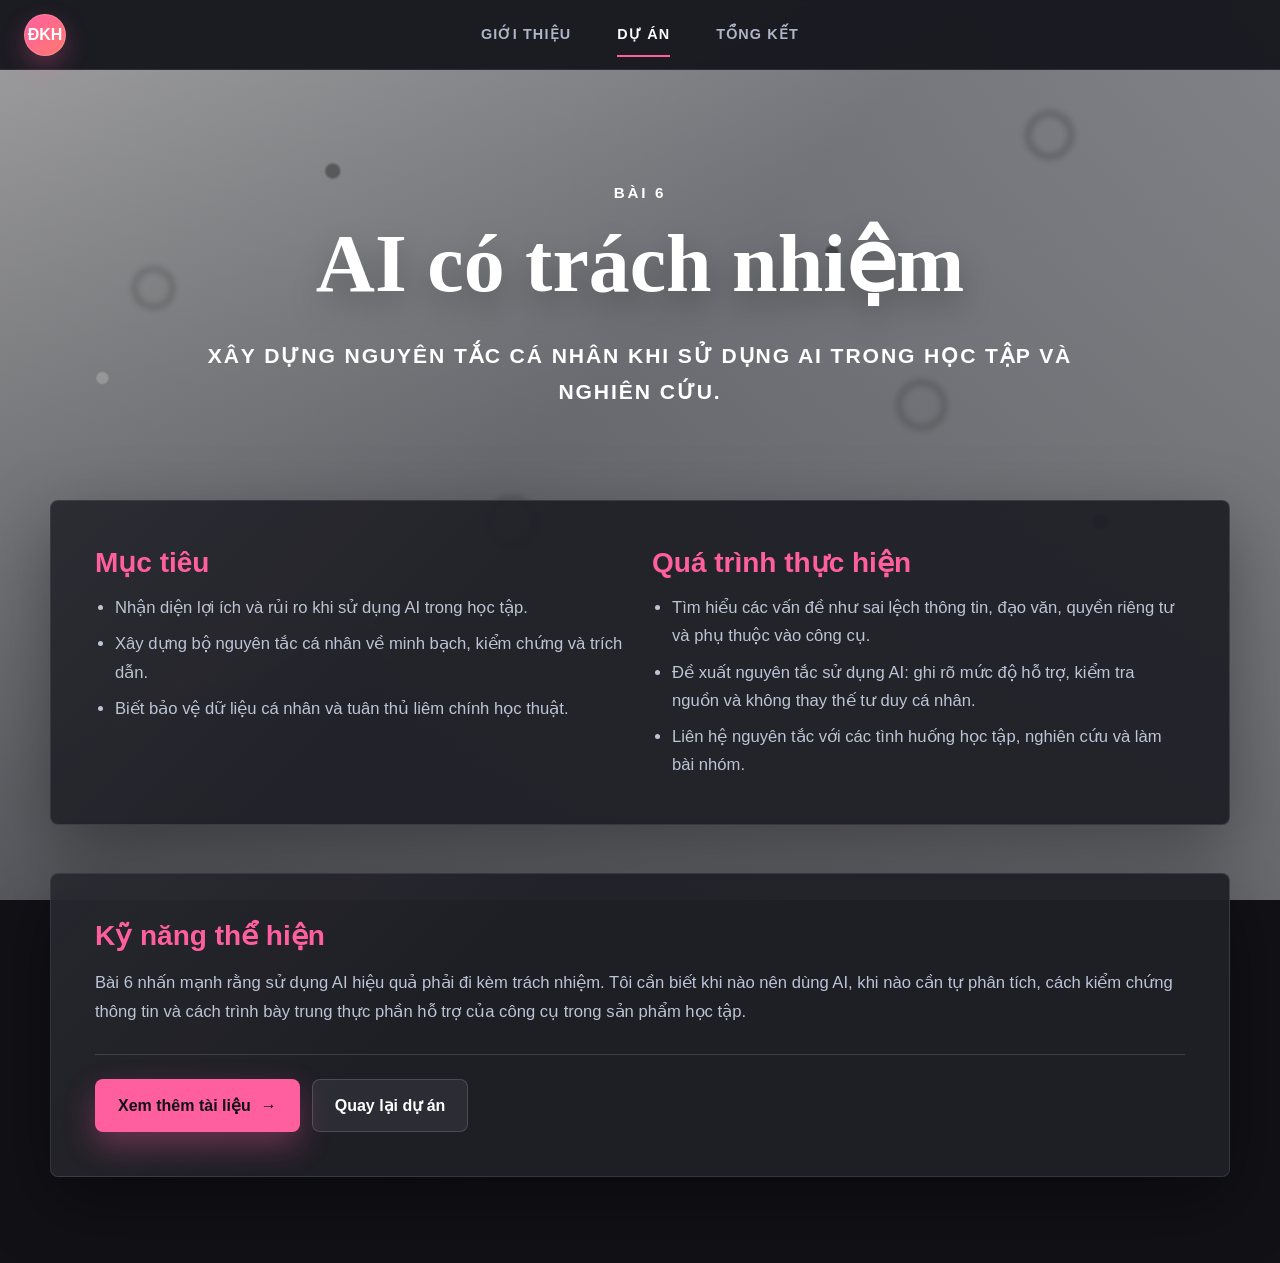
<file: assignments/bai-6.html>
<!DOCTYPE html>
<html lang="vi">
  <head>
    <meta charset="UTF-8" />
    <meta name="viewport" content="width=device-width, initial-scale=1.0" />
    <title>Bài 6 | Portfolio Đào Khánh Huyền</title>
    <link rel="stylesheet" href="../assets/styles.css" />
  </head>
  <body>
    <nav class="site-nav" aria-label="Điều hướng chính">
      <a class="brand" href="../index.html" aria-label="Trang giới thiệu">ĐKH</a>
      <button class="nav-toggle" type="button" aria-label="Mở menu" aria-expanded="false">☰</button>
      <div class="nav-links">
        <a href="../index.html">Giới thiệu</a>
        <a class="active" href="../projects.html">Dự án</a>
        <a href="../summary.html">Tổng kết</a>
      </div>
    </nav>

    <header class="hero compact page-shell">
      <p class="eyebrow">Bài 6</p>
      <h1 class="page-title">AI có trách nhiệm</h1>
      <p class="subtitle">Xây dựng nguyên tắc cá nhân khi sử dụng AI trong học tập và nghiên cứu.</p>
    </header>

    <main class="detail-layout page-shell">
      <section class="paper-panel">
        <div class="detail-grid">
          <div>
            <h2>Mục tiêu</h2>
            <ul class="detail-list">
              <li>Nhận diện lợi ích và rủi ro khi sử dụng AI trong học tập.</li>
              <li>Xây dựng bộ nguyên tắc cá nhân về minh bạch, kiểm chứng và trích dẫn.</li>
              <li>Biết bảo vệ dữ liệu cá nhân và tuân thủ liêm chính học thuật.</li>
            </ul>
          </div>
          <div>
            <h2>Quá trình thực hiện</h2>
            <ul class="detail-list">
              <li>Tìm hiểu các vấn đề như sai lệch thông tin, đạo văn, quyền riêng tư và phụ thuộc vào công cụ.</li>
              <li>Đề xuất nguyên tắc sử dụng AI: ghi rõ mức độ hỗ trợ, kiểm tra nguồn và không thay thế tư duy cá nhân.</li>
              <li>Liên hệ nguyên tắc với các tình huống học tập, nghiên cứu và làm bài nhóm.</li>
            </ul>
          </div>
        </div>
      </section>

      <section class="paper-panel">
        <h2>Kỹ năng thể hiện</h2>
        <p>
          Bài 6 nhấn mạnh rằng sử dụng AI hiệu quả phải đi kèm trách nhiệm. Tôi cần biết khi nào nên dùng AI, khi nào cần tự
          phân tích, cách kiểm chứng thông tin và cách trình bày trung thực phần hỗ trợ của công cụ trong sản phẩm học tập.
        </p>
        <div class="resource-actions">
          <a class="button" href="https://docs.google.com/document/d/14ZSPfIS8LbEd4lvr3RTZJY0Mkbx_RP2m/edit?usp=sharing&amp;ouid=102903290888469062485&amp;rtpof=true&amp;sd=true" target="_blank" rel="noopener noreferrer">Xem thêm tài liệu <span aria-hidden="true">→</span></a>
          <a class="button secondary" href="../projects.html">Quay lại dự án</a>
        </div>
      </section>
    </main>

    <script src="../assets/script.js"></script>
  </body>
</html>
</file>
<file: assets/styles.css>
:root {
  --bg: #17171d;
  --panel: rgba(31, 31, 39, 0.94);
  --panel-soft: rgba(255, 255, 255, 0.08);
  --ink: #f7f2f7;
  --muted: #bcc5d6;
  --muted-2: #8f99ad;
  --rose: #ff5f9f;
  --rose-strong: #ff2f82;
  --coral: #ff7a6f;
  --teal: #42d6c9;
  --amber: #f4c542;
  --violet: #b38cff;
  --line: rgba(255, 255, 255, 0.14);
  --shadow: 0 24px 70px rgba(0, 0, 0, 0.34);
  --radius: 8px;
  --max: 1180px;
}

* {
  box-sizing: border-box;
}

html {
  scroll-behavior: smooth;
}

body {
  min-height: 100vh;
  margin: 0;
  font-family: "Inter", "Segoe UI", Arial, sans-serif;
  color: var(--ink);
  background: #111116;
  line-height: 1.7;
  overflow-x: hidden;
}

body::before,
body::after {
  position: fixed;
  inset: 0;
  z-index: -2;
  content: "";
  pointer-events: none;
}

body::before {
  background:
    linear-gradient(rgba(20, 20, 25, 0.22), rgba(20, 20, 25, 0.5)),
    radial-gradient(circle at 8% 42%, rgba(255, 255, 255, 0.52) 0 5px, transparent 7px),
    radial-gradient(circle at 26% 19%, rgba(0, 0, 0, 0.35) 0 6px, transparent 9px),
    radial-gradient(circle at 65% 28%, rgba(0, 0, 0, 0.42) 0 5px, transparent 8px),
    radial-gradient(circle at 86% 58%, rgba(0, 0, 0, 0.34) 0 6px, transparent 9px),
    radial-gradient(circle at 14% 76%, rgba(255, 255, 255, 0.4) 0 4px, transparent 7px),
    linear-gradient(135deg, #c8c8c8 0%, #96989d 45%, #bdbec1 100%);
  filter: grayscale(0.08);
}

body::after {
  z-index: -1;
  background:
    radial-gradient(circle at 12% 32%, transparent 0 16px, rgba(0, 0, 0, 0.28) 17px 21px, transparent 22px),
    radial-gradient(circle at 40% 58%, transparent 0 20px, rgba(0, 0, 0, 0.24) 21px 26px, transparent 27px),
    radial-gradient(circle at 72% 45%, transparent 0 19px, rgba(0, 0, 0, 0.24) 20px 25px, transparent 26px),
    radial-gradient(circle at 82% 15%, transparent 0 18px, rgba(0, 0, 0, 0.28) 19px 24px, transparent 25px);
  filter: blur(3px);
  opacity: 0.72;
}

a {
  color: inherit;
  text-decoration: none;
}

img {
  display: block;
  max-width: 100%;
}

.site-nav {
  position: sticky;
  top: 0;
  z-index: 20;
  display: flex;
  align-items: center;
  justify-content: center;
  min-height: 70px;
  padding: 0 24px;
  background: rgba(25, 25, 32, 0.98);
  border-bottom: 1px solid rgba(255, 255, 255, 0.08);
  backdrop-filter: blur(16px);
}

.brand {
  position: absolute;
  left: 24px;
  display: inline-grid;
  place-items: center;
  width: 42px;
  height: 42px;
  border: 1px solid rgba(255, 255, 255, 0.18);
  border-radius: 50%;
  color: #fff;
  font-weight: 900;
  letter-spacing: 0;
  background: linear-gradient(135deg, var(--rose), var(--coral));
  box-shadow: 0 10px 24px rgba(255, 95, 159, 0.28);
}

.nav-links {
  display: flex;
  align-items: center;
  justify-content: center;
  gap: clamp(20px, 4vw, 46px);
}

.nav-links a {
  position: relative;
  color: #aeb6c8;
  font-size: 0.9rem;
  font-weight: 800;
  letter-spacing: 0.08em;
  text-transform: uppercase;
}

.nav-links a::after {
  position: absolute;
  right: 0;
  bottom: -10px;
  left: 0;
  height: 2px;
  content: "";
  background: var(--rose);
  transform: scaleX(0);
  transform-origin: center;
  transition: transform 180ms ease;
}

.nav-links a:hover,
.nav-links a.active {
  color: #fff;
}

.nav-links a:hover::after,
.nav-links a.active::after {
  transform: scaleX(1);
}

.nav-toggle {
  position: absolute;
  right: 16px;
  display: none;
  width: 42px;
  height: 42px;
  border: 1px solid rgba(255, 255, 255, 0.14);
  border-radius: var(--radius);
  color: #fff;
  background: rgba(255, 255, 255, 0.08);
  cursor: pointer;
}

.page-shell {
  width: min(var(--max), calc(100% - 40px));
  margin: 0 auto;
}

.hero {
  display: grid;
  min-height: calc(100vh - 70px);
  align-content: center;
  padding: 74px 0 44px;
  text-align: center;
}

.hero.compact {
  min-height: 430px;
  padding-top: 64px;
}

.eyebrow {
  margin: 0 0 12px;
  color: #fff;
  font-size: 0.95rem;
  font-weight: 900;
  letter-spacing: 0.18em;
  text-transform: uppercase;
}

.hero h1,
.page-title {
  margin: 0;
  color: #fff;
  font-family: "Times New Roman", Georgia, serif;
  font-size: clamp(2.7rem, 6.4vw, 5.9rem);
  font-weight: 900;
  line-height: 1.12;
  overflow-wrap: anywhere;
  text-wrap: balance;
  text-shadow: 0 14px 32px rgba(0, 0, 0, 0.28);
}

.hero .script {
  display: block;
  margin-top: 8px;
  color: var(--rose);
  font-size: 0.92em;
  font-style: italic;
}

.subtitle {
  max-width: 900px;
  margin: 28px auto 0;
  color: #fff;
  font-size: clamp(1rem, 1.7vw, 1.32rem);
  font-weight: 900;
  letter-spacing: 0.09em;
  text-transform: uppercase;
}

.badges {
  display: flex;
  flex-wrap: wrap;
  justify-content: center;
  gap: 14px;
  margin: 34px 0 42px;
}

.badge {
  display: inline-flex;
  align-items: center;
  min-height: 45px;
  padding: 8px 20px;
  border-radius: 999px;
  color: #fff;
  font-weight: 900;
  background: rgba(23, 23, 29, 0.52);
  border: 1px solid rgba(255, 255, 255, 0.12);
  backdrop-filter: blur(12px);
}

.hero-card,
.paper-panel,
.summary-card {
  overflow: hidden;
  border: 1px solid rgba(255, 255, 255, 0.1);
  border-radius: var(--radius);
  background:
    linear-gradient(135deg, rgba(255, 255, 255, 0.04), transparent 35%),
    var(--panel);
  box-shadow: var(--shadow);
}

.hero-card {
  width: min(980px, 100%);
  margin: 0 auto;
  padding: clamp(26px, 4vw, 48px);
  text-align: left;
}

.hero-card h2,
.paper-panel h2,
.summary-card h2 {
  margin: 0 0 14px;
  color: var(--rose);
  font-size: clamp(1.34rem, 2.2vw, 1.75rem);
  line-height: 1.25;
}

.hero-card p,
.paper-panel p,
.summary-card p,
.project-card p,
.project-card li,
.detail-list li {
  color: var(--muted);
  font-size: 1.04rem;
}

.hero-card p {
  margin: 0 0 24px;
}

.hero-card p:last-child {
  margin-bottom: 0;
}

.cta-row {
  display: flex;
  flex-wrap: wrap;
  gap: 12px;
  margin-top: 28px;
}

.button {
  display: inline-flex;
  align-items: center;
  justify-content: center;
  gap: 10px;
  min-height: 52px;
  padding: 12px 22px;
  border: 1px solid transparent;
  border-radius: var(--radius);
  color: #111116;
  font-weight: 900;
  background: var(--rose);
  box-shadow: 0 14px 32px rgba(255, 95, 159, 0.32);
  transition:
    transform 160ms ease,
    box-shadow 160ms ease,
    background 160ms ease;
}

.button:hover {
  transform: translateY(-2px);
  background: #ff86b7;
  box-shadow: 0 18px 42px rgba(255, 95, 159, 0.4);
}

.button.secondary {
  color: #fff;
  background: rgba(255, 255, 255, 0.07);
  border-color: rgba(255, 255, 255, 0.15);
  box-shadow: none;
}

.button.secondary:hover {
  background: rgba(255, 255, 255, 0.12);
}

.section {
  padding: 58px 0;
}

.section:last-child {
  padding-bottom: 86px;
}

.section-header {
  max-width: 820px;
  margin: 0 auto 38px;
  text-align: center;
}

.section-header h2 {
  margin: 0;
  color: #fff;
  font-size: clamp(2rem, 5.5vw, 3.8rem);
  line-height: 1.05;
  text-transform: uppercase;
}

.section-header p {
  margin: 16px 0 0;
  color: #e7e1e7;
  font-size: 1.08rem;
}

.skill-grid,
.summary-grid {
  display: grid;
  grid-template-columns: repeat(3, minmax(0, 1fr));
  gap: 18px;
}

.skill-tile,
.summary-card {
  min-height: 100%;
  padding: 24px;
}

.skill-tile {
  border-radius: var(--radius);
  color: #fff;
  background: rgba(23, 23, 29, 0.76);
  border: 1px solid rgba(255, 255, 255, 0.1);
  backdrop-filter: blur(8px);
}

.skill-tile strong {
  display: block;
  margin-bottom: 8px;
  color: var(--rose);
  font-size: 1.08rem;
}

.skill-tile p {
  margin: 0;
  color: var(--muted);
}

.project-grid {
  display: grid;
  grid-template-columns: repeat(3, minmax(0, 1fr));
  gap: 28px;
}

.project-card {
  display: flex;
  min-height: 460px;
  flex-direction: column;
  justify-content: space-between;
  padding: clamp(24px, 3vw, 34px);
  border: 1px solid rgba(255, 255, 255, 0.1);
  border-radius: var(--radius);
  background:
    linear-gradient(150deg, rgba(255, 255, 255, 0.035), transparent 42%),
    rgba(31, 31, 39, 0.95);
  box-shadow: 0 20px 48px rgba(0, 0, 0, 0.32);
}

.project-card:nth-child(1) {
  border-color: rgba(255, 95, 159, 0.62);
}

.project-card:nth-child(2) .number {
  color: var(--violet);
}

.project-card:nth-child(3) .number {
  color: var(--teal);
}

.project-card:nth-child(4) .number {
  color: var(--coral);
}

.project-card:nth-child(5) .number {
  color: var(--amber);
}

.project-card:nth-child(6) .number {
  color: #8f99ff;
}

.number {
  display: block;
  margin-bottom: 12px;
  color: var(--rose);
  font-family: Georgia, "Times New Roman", serif;
  font-size: 2.7rem;
  font-style: italic;
  font-weight: 900;
  line-height: 1;
}

.project-card h2 {
  min-height: 72px;
  margin: 0 0 18px;
  color: var(--rose);
  font-size: clamp(1.35rem, 2.1vw, 1.72rem);
  line-height: 1.36;
}

.project-card:nth-child(2) h2 {
  color: var(--violet);
}

.project-card:nth-child(3) h2 {
  color: var(--teal);
}

.project-card:nth-child(4) h2 {
  color: var(--coral);
}

.project-card:nth-child(5) h2 {
  color: var(--amber);
}

.project-card:nth-child(6) h2 {
  color: #9da5ff;
}

.project-card p {
  margin: 0 0 16px;
}

.project-card ul,
.detail-list {
  margin: 0;
  padding-left: 20px;
}

.project-card li + li,
.detail-list li + li {
  margin-top: 8px;
}

.card-action {
  display: grid;
  gap: 10px;
  margin-top: 24px;
}

.card-action .button {
  width: 100%;
}

.paper-panel {
  padding: clamp(24px, 4vw, 44px);
}

.paper-panel + .paper-panel {
  margin-top: 24px;
}

.detail-layout {
  display: grid;
  grid-template-columns: minmax(0, 1fr);
  gap: 24px;
  padding-bottom: 86px;
}

.detail-grid {
  display: grid;
  grid-template-columns: repeat(2, minmax(0, 1fr));
  gap: 24px;
}

.callout {
  padding: 20px;
  border-left: 4px solid var(--rose);
  border-radius: var(--radius);
  background: rgba(255, 95, 159, 0.1);
}

.callout p {
  margin: 0;
}

.visual-frame {
  overflow: hidden;
  margin-top: 20px;
  border: 1px solid rgba(255, 255, 255, 0.16);
  border-radius: var(--radius);
  background: rgba(255, 255, 255, 0.06);
}

.visual-frame img {
  width: 100%;
  aspect-ratio: 16 / 9;
  object-fit: cover;
}

.resource-actions {
  display: flex;
  flex-wrap: wrap;
  gap: 12px;
  margin-top: 28px;
  padding-top: 24px;
  border-top: 1px solid var(--line);
}

.summary-grid {
  align-items: stretch;
}

.summary-card h2 {
  min-height: 64px;
}

.summary-card ul {
  margin: 0;
  padding-left: 20px;
}

.summary-card li {
  color: var(--muted);
}

.summary-card li + li {
  margin-top: 8px;
}

.footer-note {
  margin: 0;
  padding: 28px 20px 36px;
  color: rgba(255, 255, 255, 0.75);
  text-align: center;
  background: rgba(19, 19, 25, 0.7);
}

@media (max-width: 980px) {
  .project-grid,
  .skill-grid,
  .summary-grid,
  .detail-grid {
    grid-template-columns: repeat(2, minmax(0, 1fr));
  }

  .project-card {
    min-height: 430px;
  }
}

@media (max-width: 720px) {
  .site-nav {
    justify-content: flex-start;
  }

  .brand {
    position: static;
  }

  .nav-toggle {
    display: inline-grid;
    place-items: center;
  }

  .nav-links {
    position: absolute;
    top: 70px;
    right: 16px;
    left: 16px;
    display: none;
    flex-direction: column;
    align-items: stretch;
    gap: 0;
    padding: 10px;
    border: 1px solid rgba(255, 255, 255, 0.14);
    border-radius: var(--radius);
    background: rgba(25, 25, 32, 0.98);
    box-shadow: var(--shadow);
  }

  .site-nav.open .nav-links {
    display: flex;
  }

  .nav-links a {
    padding: 12px;
  }

  .nav-links a::after {
    display: none;
  }

  .page-shell {
    width: min(100% - 28px, var(--max));
  }

  .hero {
    min-height: auto;
    padding: 54px 0 34px;
  }

  .hero h1,
  .page-title {
    font-size: clamp(2.45rem, 12vw, 3.9rem);
  }

  .subtitle {
    letter-spacing: 0.04em;
  }

  .project-grid,
  .skill-grid,
  .summary-grid,
  .detail-grid {
    grid-template-columns: 1fr;
  }

  .project-card {
    min-height: auto;
  }

  .project-card h2,
  .summary-card h2 {
    min-height: auto;
  }

  .button {
    width: 100%;
  }
}
</file>
